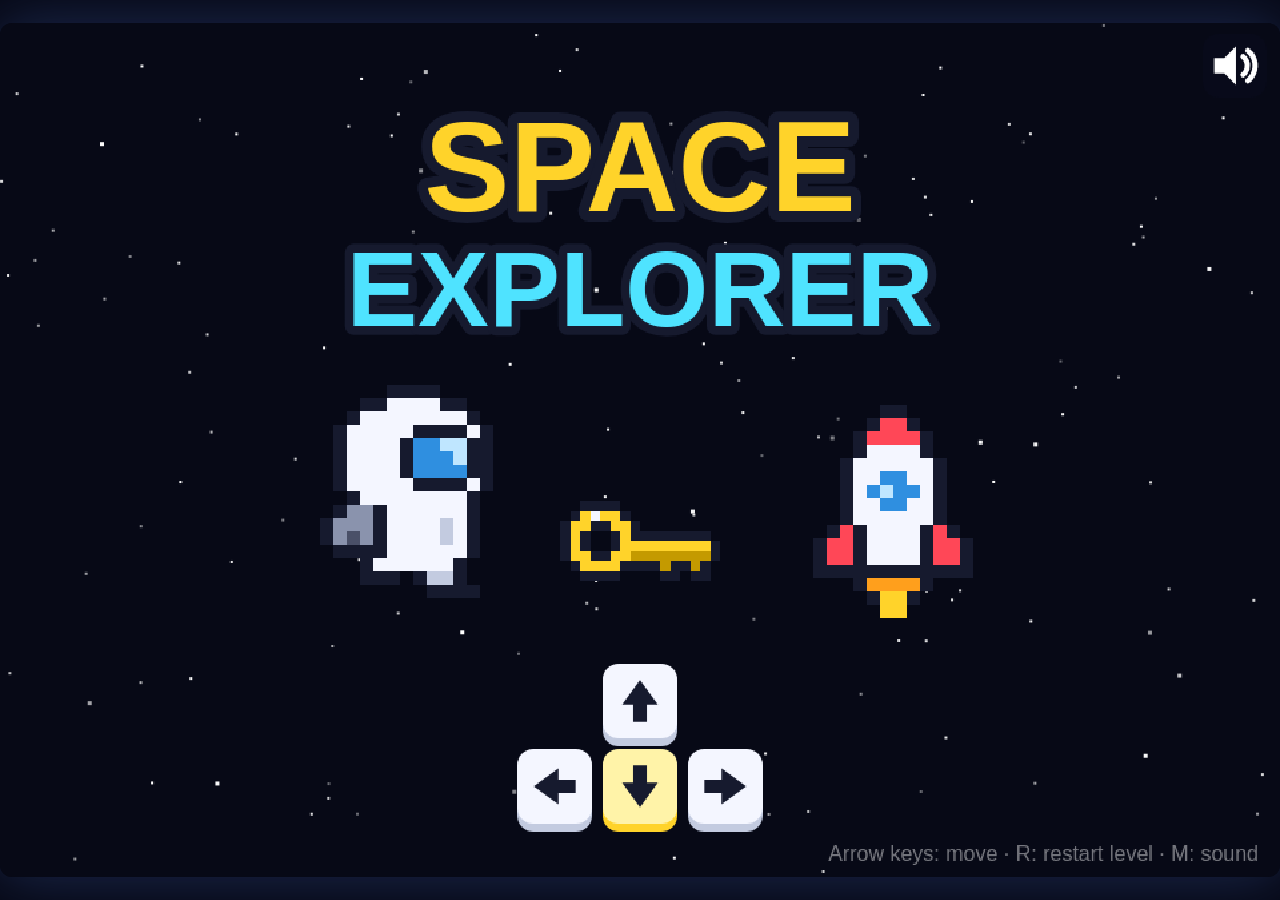
<file: index.html>
<!DOCTYPE html>
<html lang="en">
<head>
  <meta charset="utf-8">
  <meta name="viewport" content="width=device-width, initial-scale=1, maximum-scale=1, user-scalable=no, viewport-fit=cover">
  <title>Space Explorer</title>
  <!-- Home-screen app on iPad / phones: full screen, own icon, works offline (see sw.js) -->
  <meta name="apple-mobile-web-app-capable" content="yes">
  <meta name="mobile-web-app-capable" content="yes">
  <meta name="apple-mobile-web-app-status-bar-style" content="black-translucent">
  <meta name="apple-mobile-web-app-title" content="Space Explorer">
  <meta name="theme-color" content="#070916">
  <link rel="manifest" href="manifest.webmanifest">
  <link rel="apple-touch-icon" href="icons/icon-180.png">
  <link rel="icon" type="image/png" href="icons/icon-180.png">
  <link rel="stylesheet" href="css/style.css">
</head>
<body>
  <canvas id="game" width="960" height="640"></canvas>

  <!-- Touch controls: only shown on touch screens (see css/style.css and js/touch.js).
       js/touch.js places them: a bar below the game on iPads, side columns on phones.
       The HUD canvas holds the home / sound / restart buttons and the level badge. -->
  <div id="controls" aria-hidden="true">
    <canvas id="hud"></canvas>
    <button id="action" type="button"></button>
    <!-- Round arrow pad: one base with four wedges and a hub that leans the way you press. -->
    <div id="dpad">
      <svg viewBox="0 0 200 200">
        <circle class="pad-shadow" cx="100" cy="104" r="95"/>
        <circle class="pad-base" cx="100" cy="100" r="95"/>
        <!-- The four wedges are filled in by js/touch.js (same shape, rotated). -->
        <g class="wedges"></g>
        <g class="hub">
          <circle class="hub-shadow" cx="100" cy="103" r="26"/>
          <circle class="hub-top" cx="100" cy="100" r="26"/>
          <circle class="hub-dot" cx="100" cy="100" r="9"/>
        </g>
        <circle class="pad-hit" cx="100" cy="100" r="99"/>
      </svg>
    </div>
  </div>

  <!-- Classic scripts (not ES modules) so the game runs straight from file:// -->
  <script src="js/sprites.js"></script>
  <script src="js/audio.js"></script>
  <script src="js/input.js"></script>
  <script src="js/levels.js"></script>
  <script src="js/rules.js"></script>
  <script src="js/game.js"></script>
  <script src="js/render.js"></script>
  <script src="js/main.js"></script>
  <script src="js/touch.js"></script>
  <script>
    // Offline support. Only on a web address: double-clicking index.html (file://) needs none.
    if ('serviceWorker' in navigator && location.protocol.startsWith('http') && !/^(localhost|127\.0\.0\.1)$/.test(location.hostname)) {
      navigator.serviceWorker.register('sw.js');
    }
  </script>
</body>
</html>
</file>
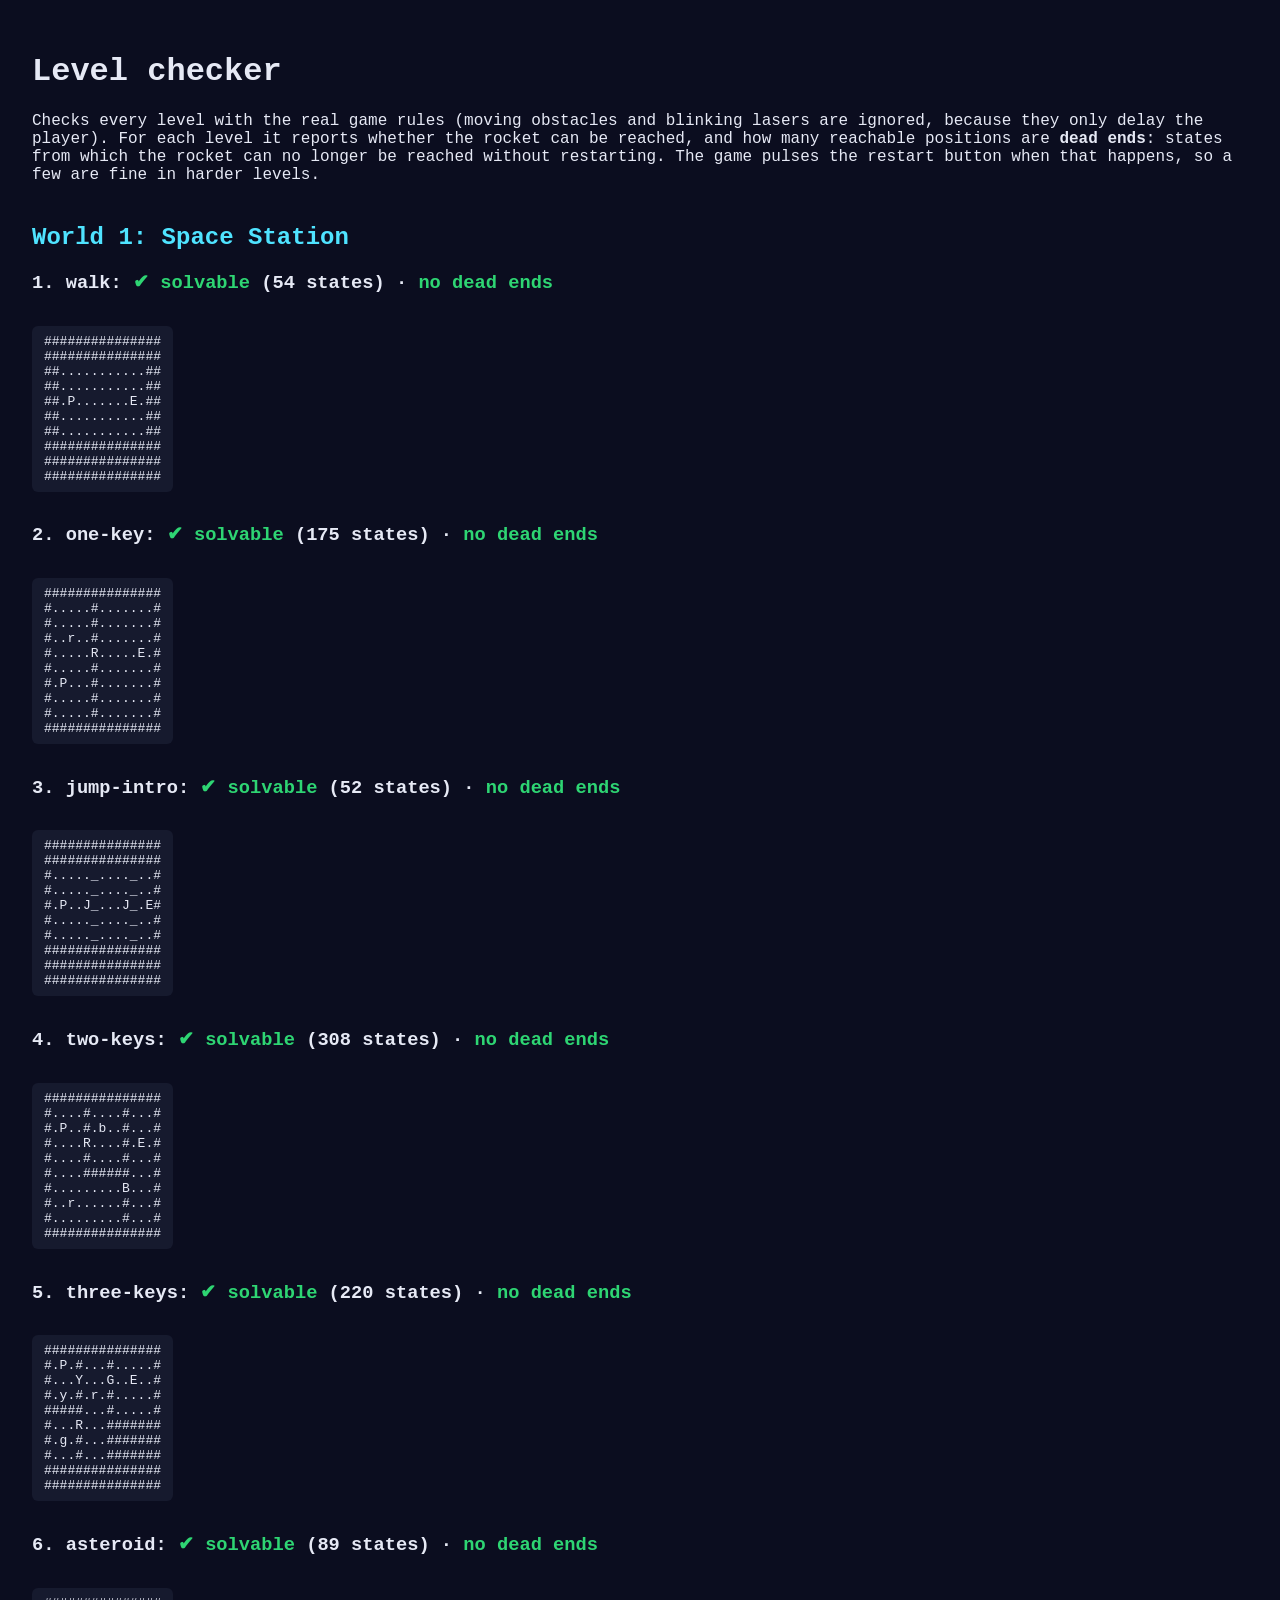
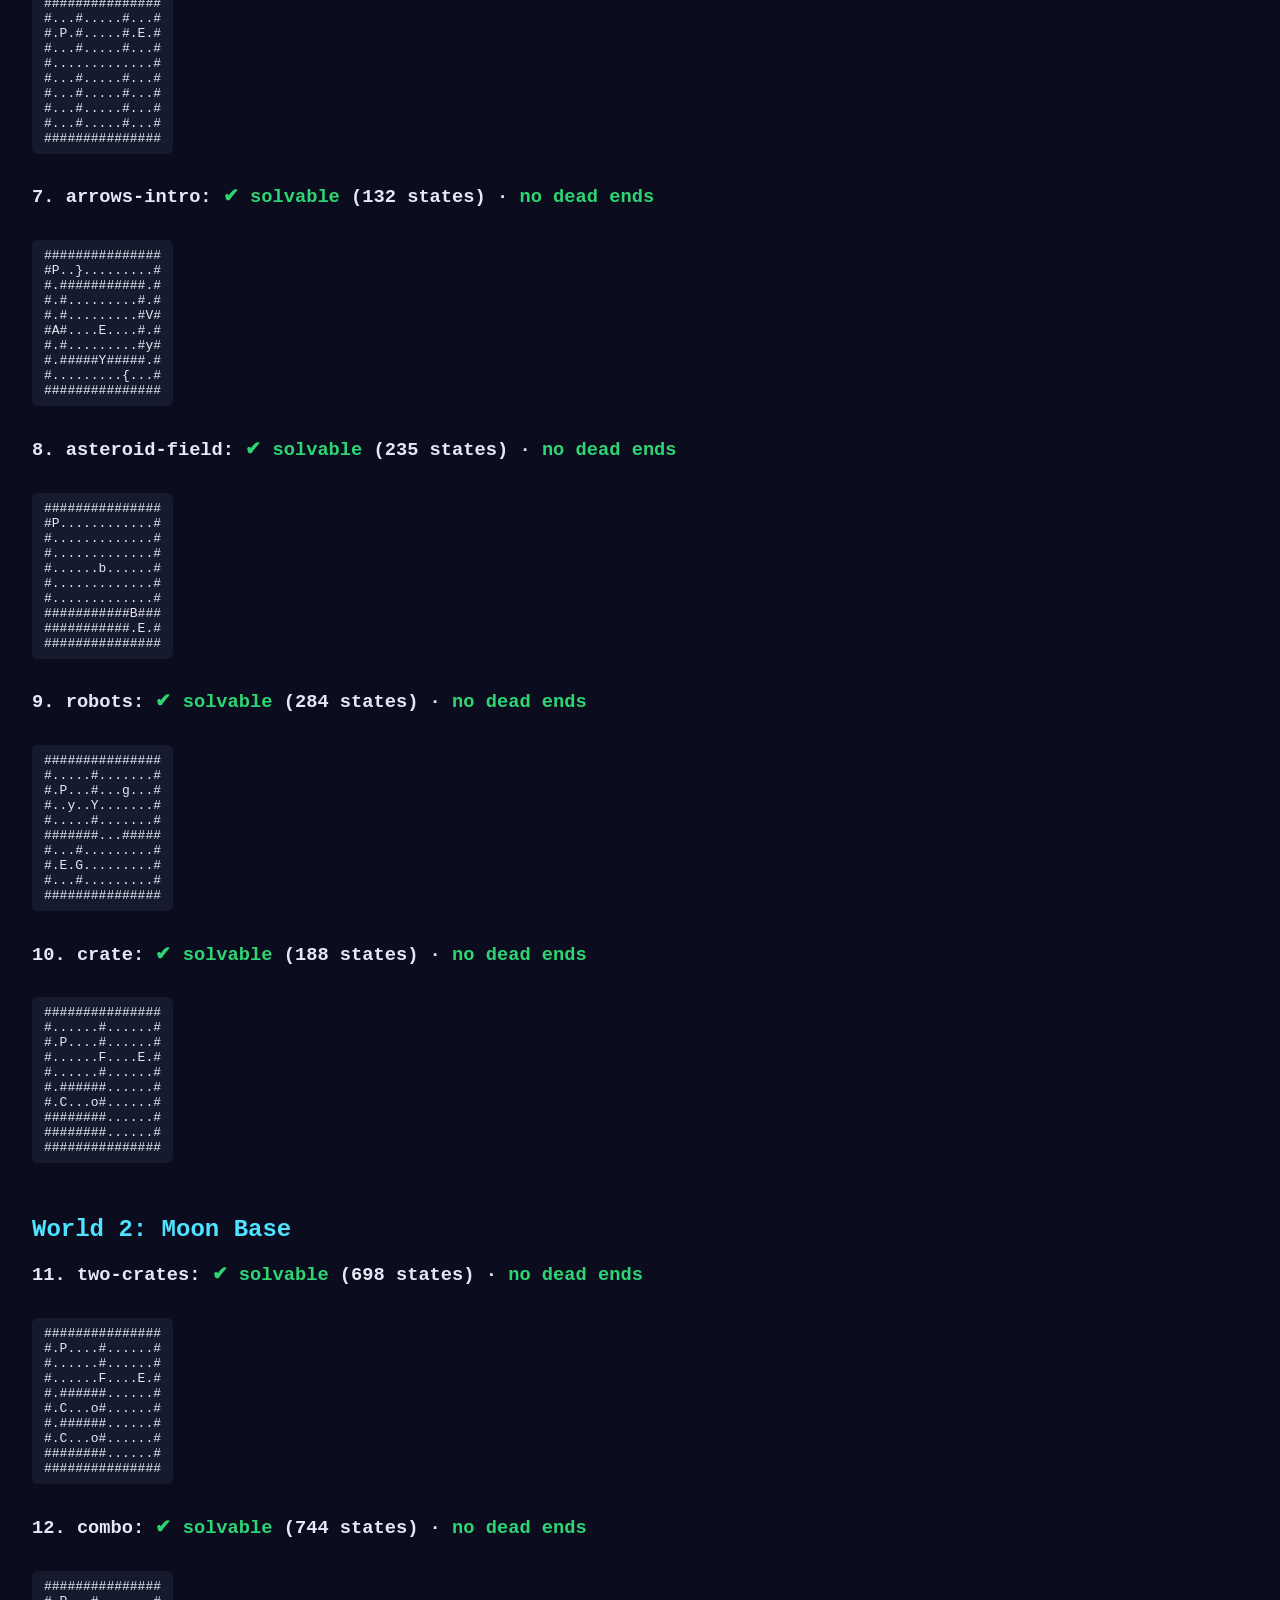
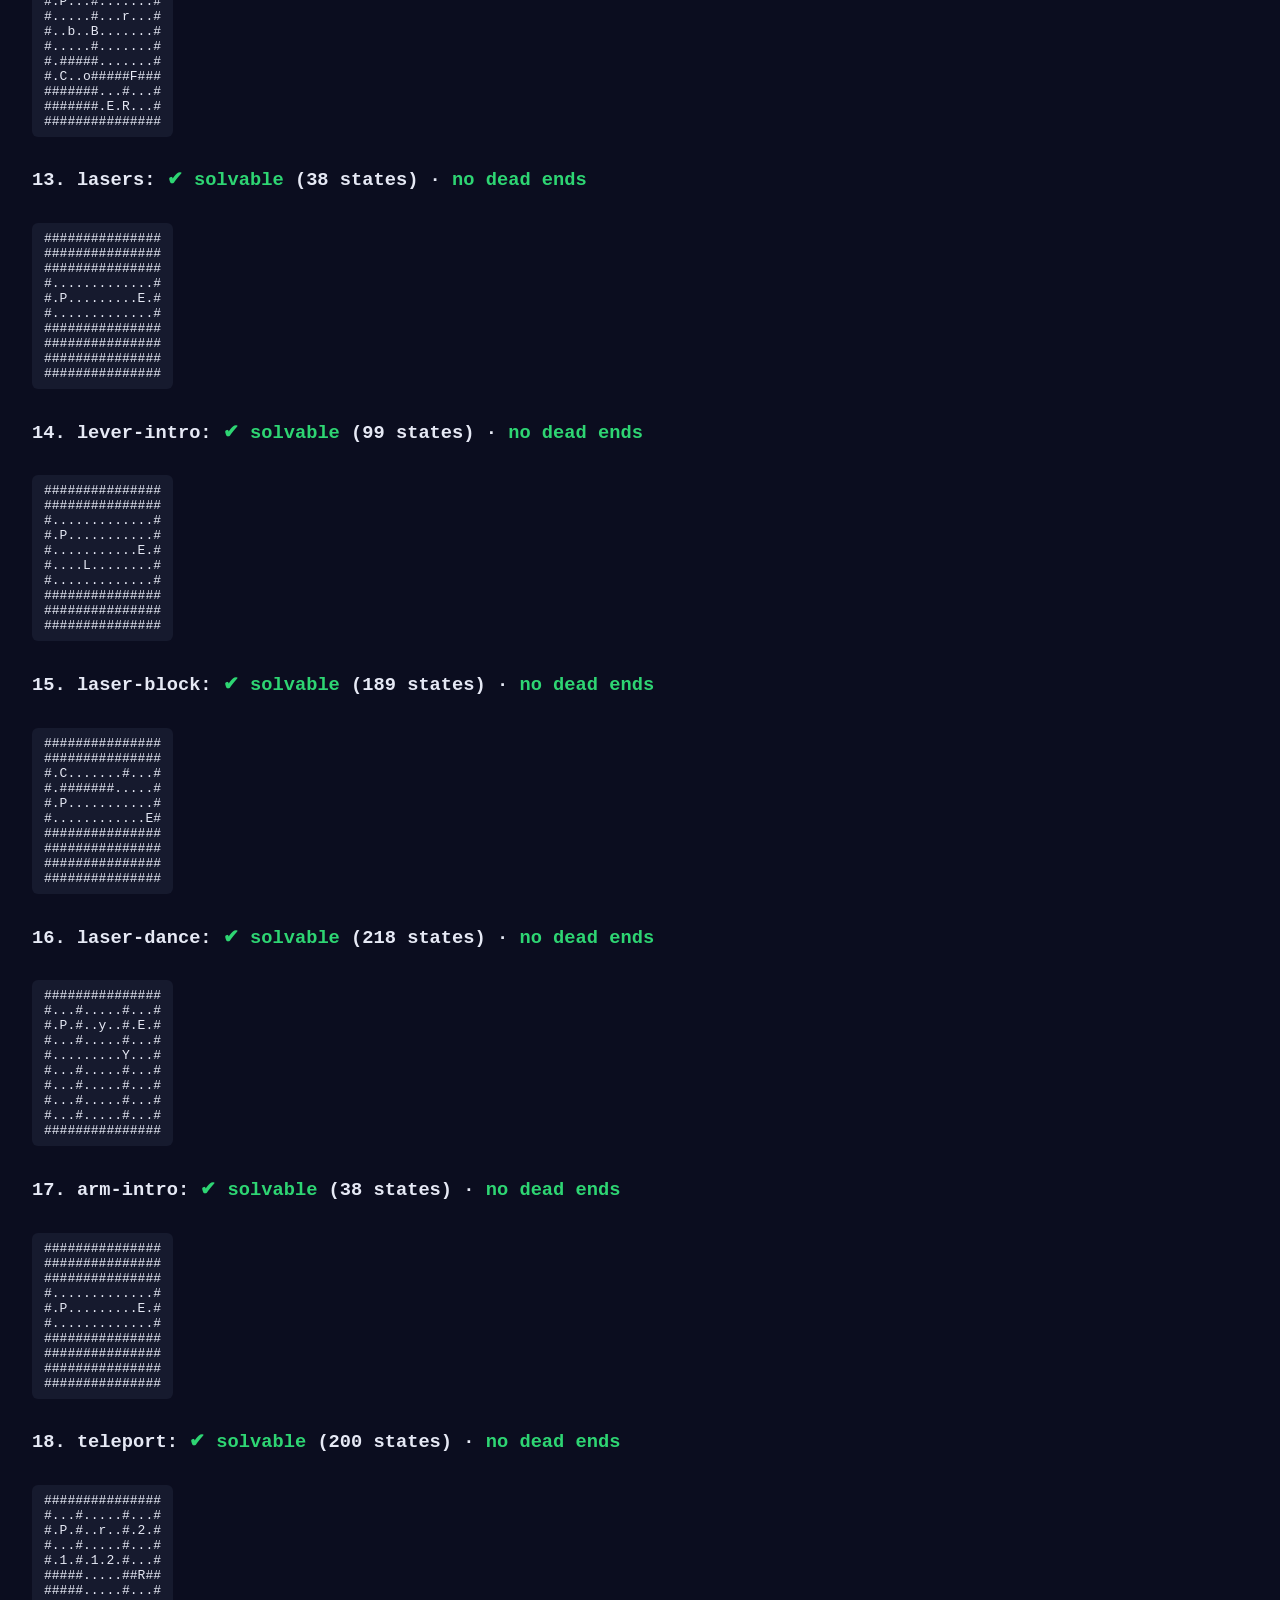
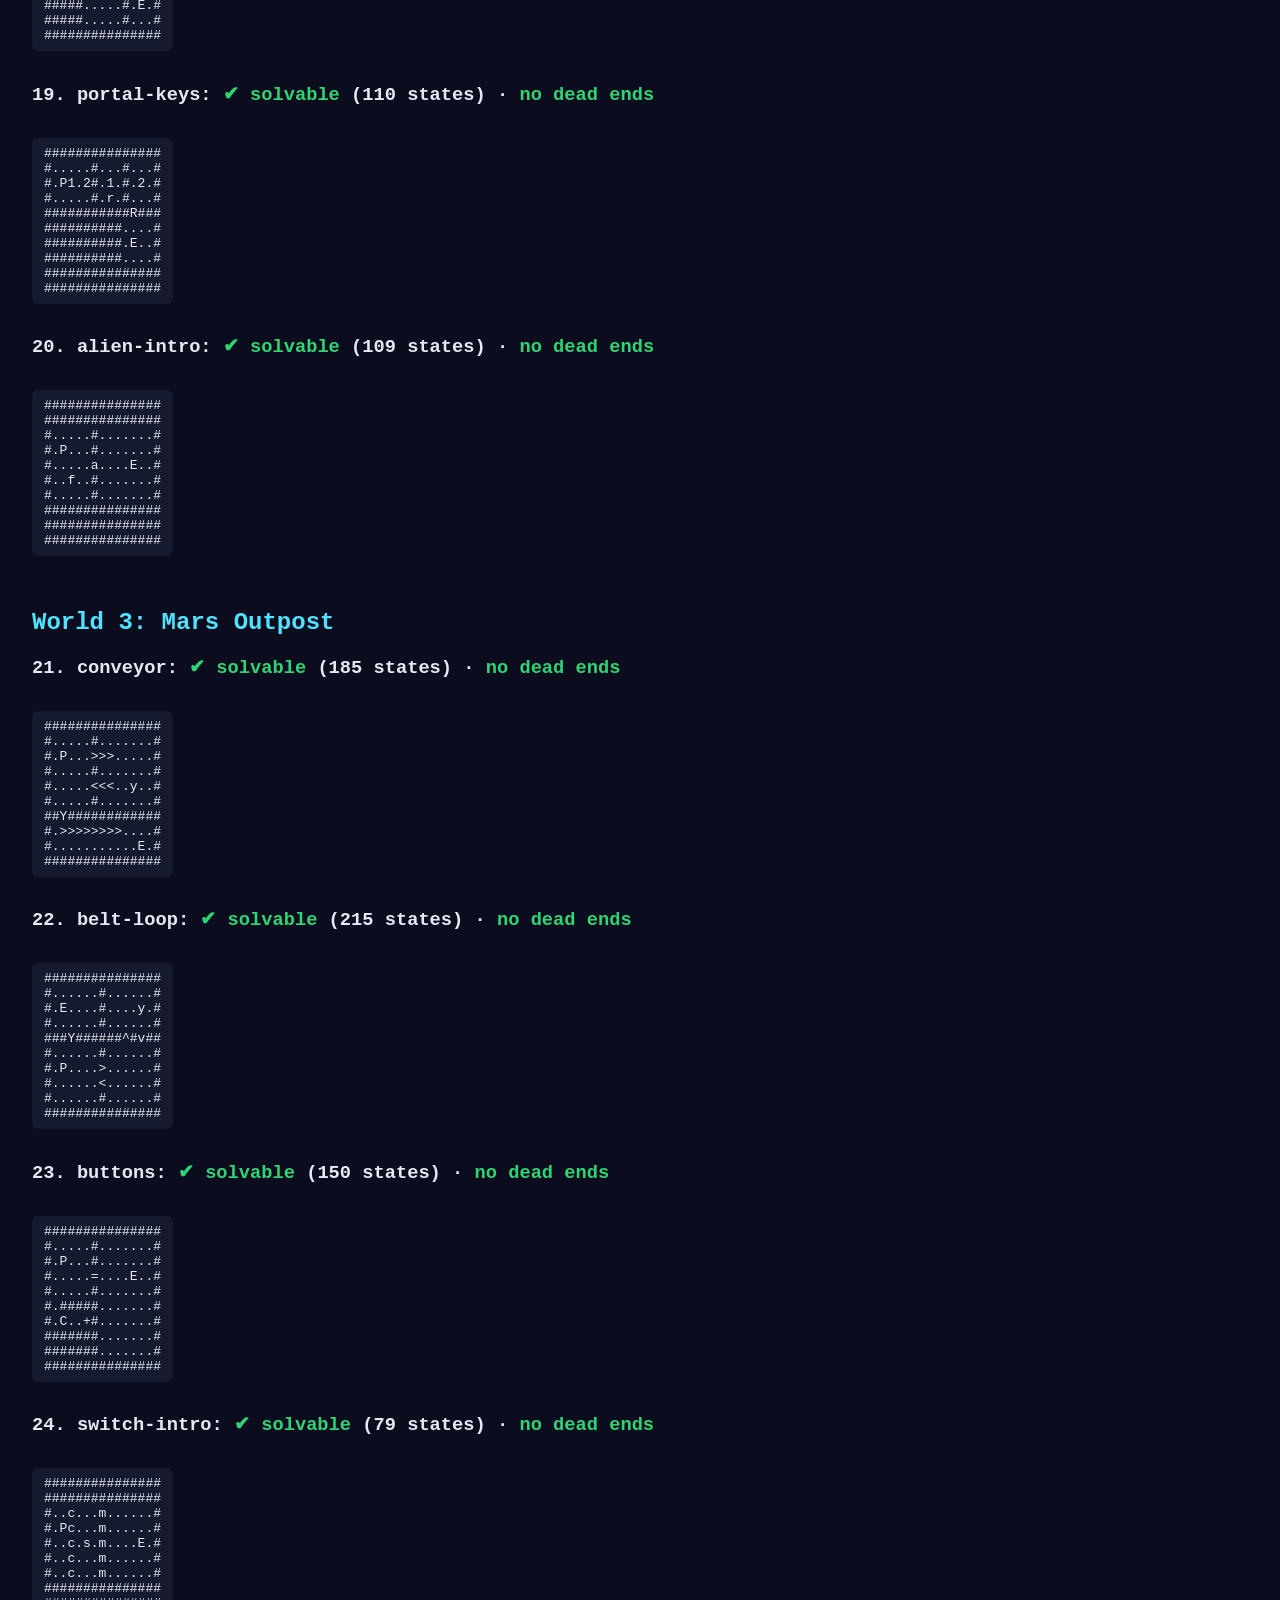
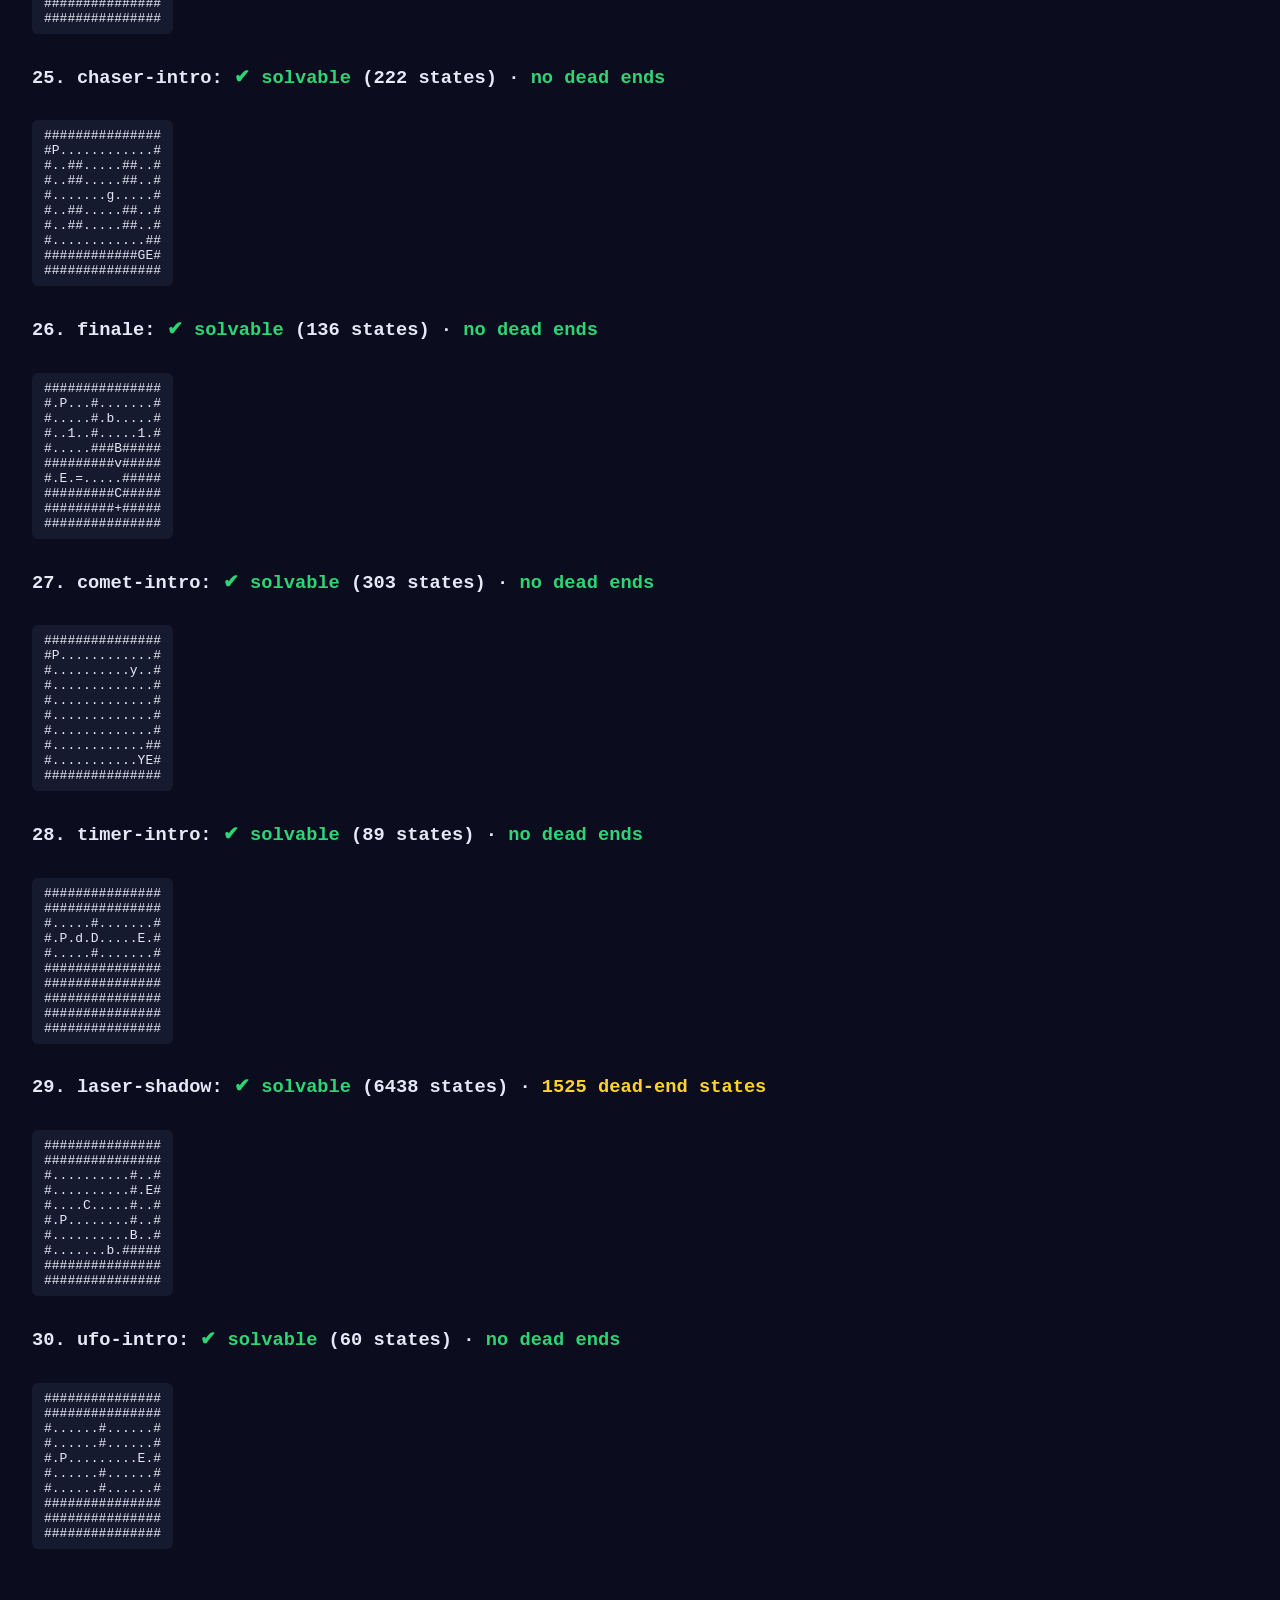
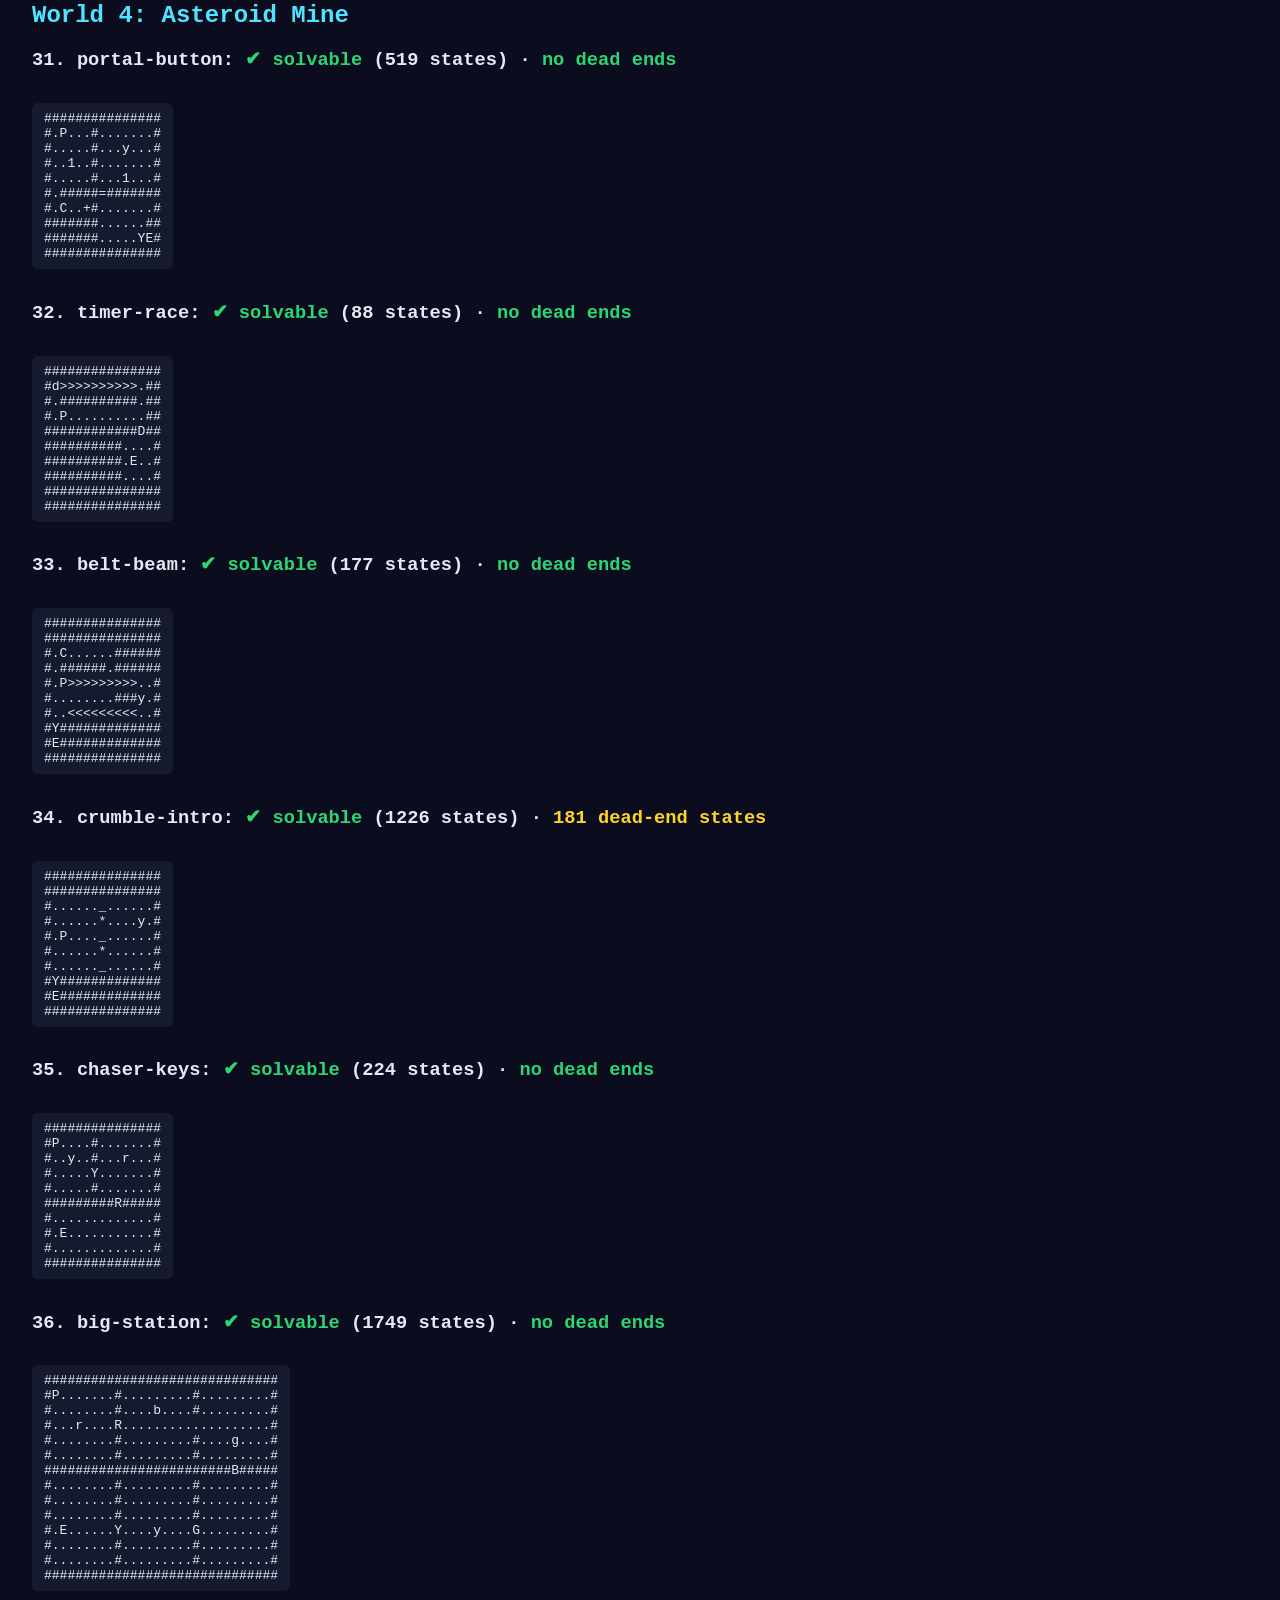
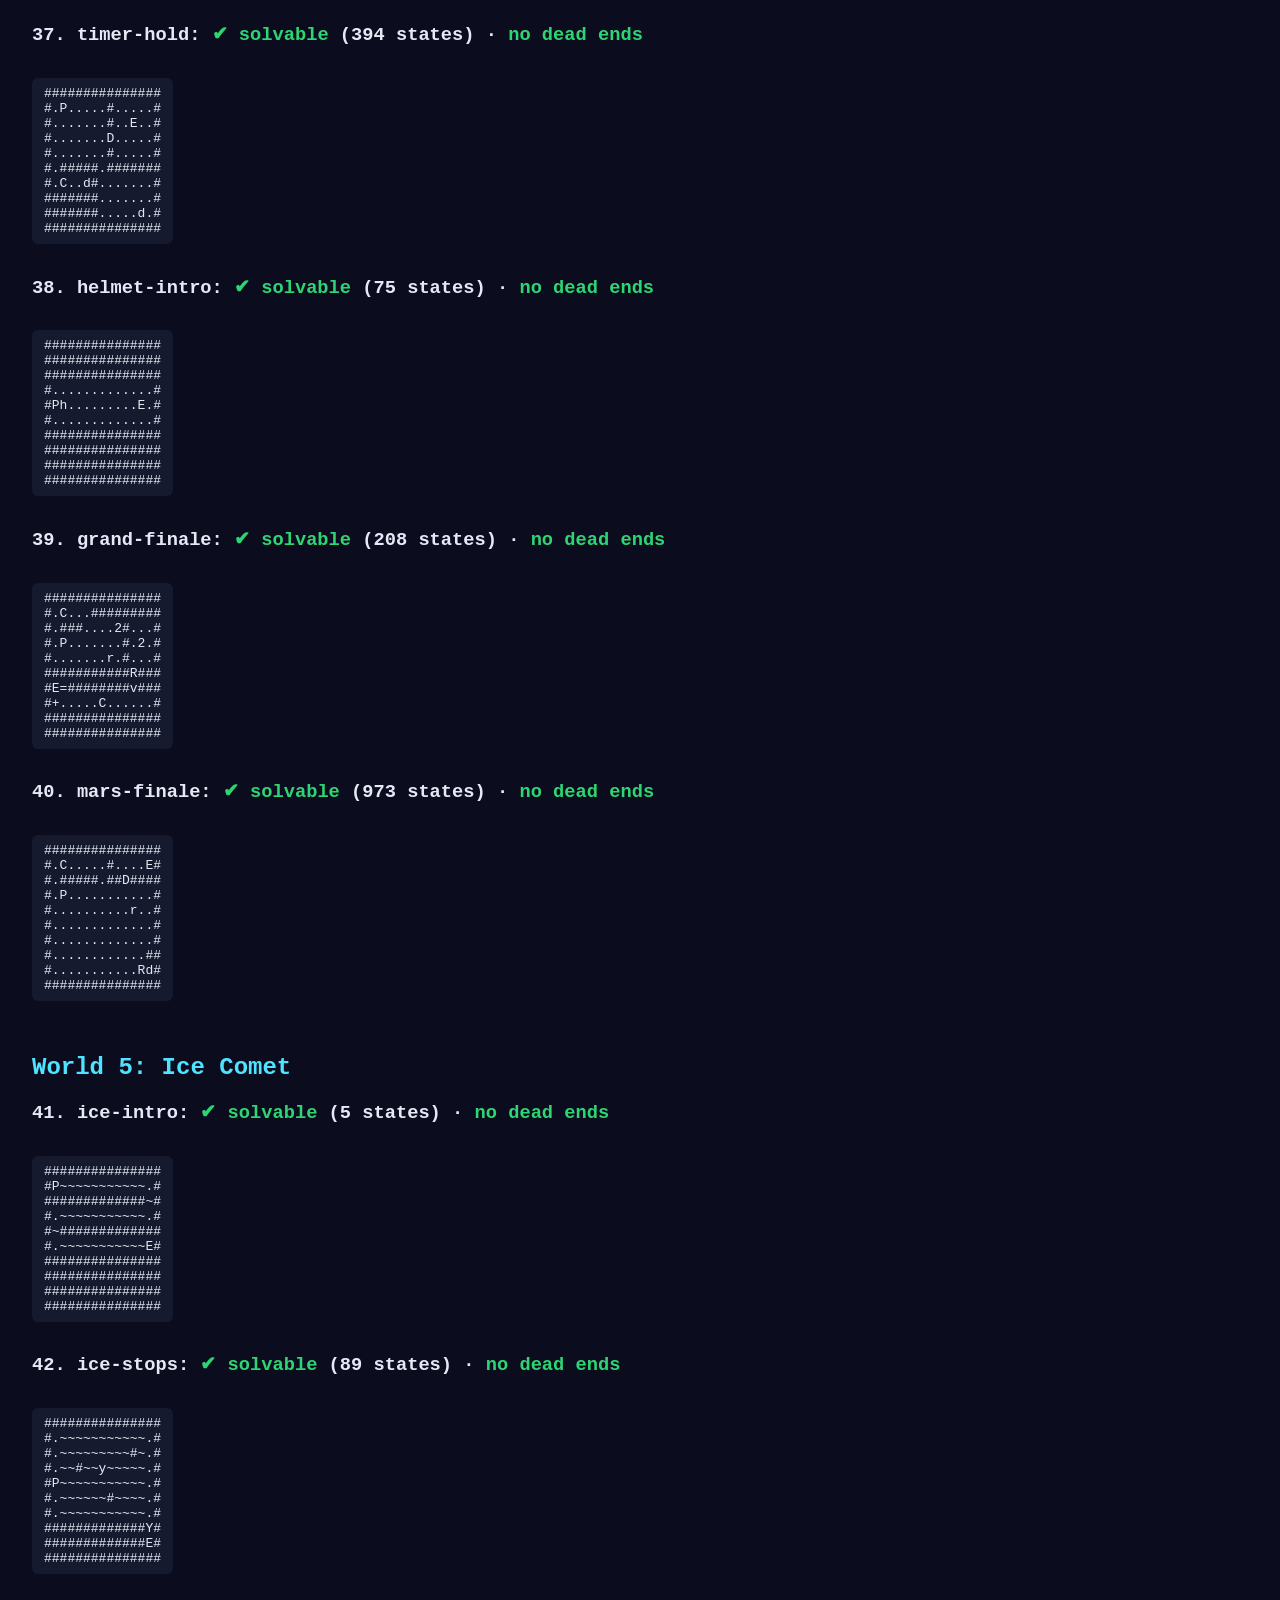
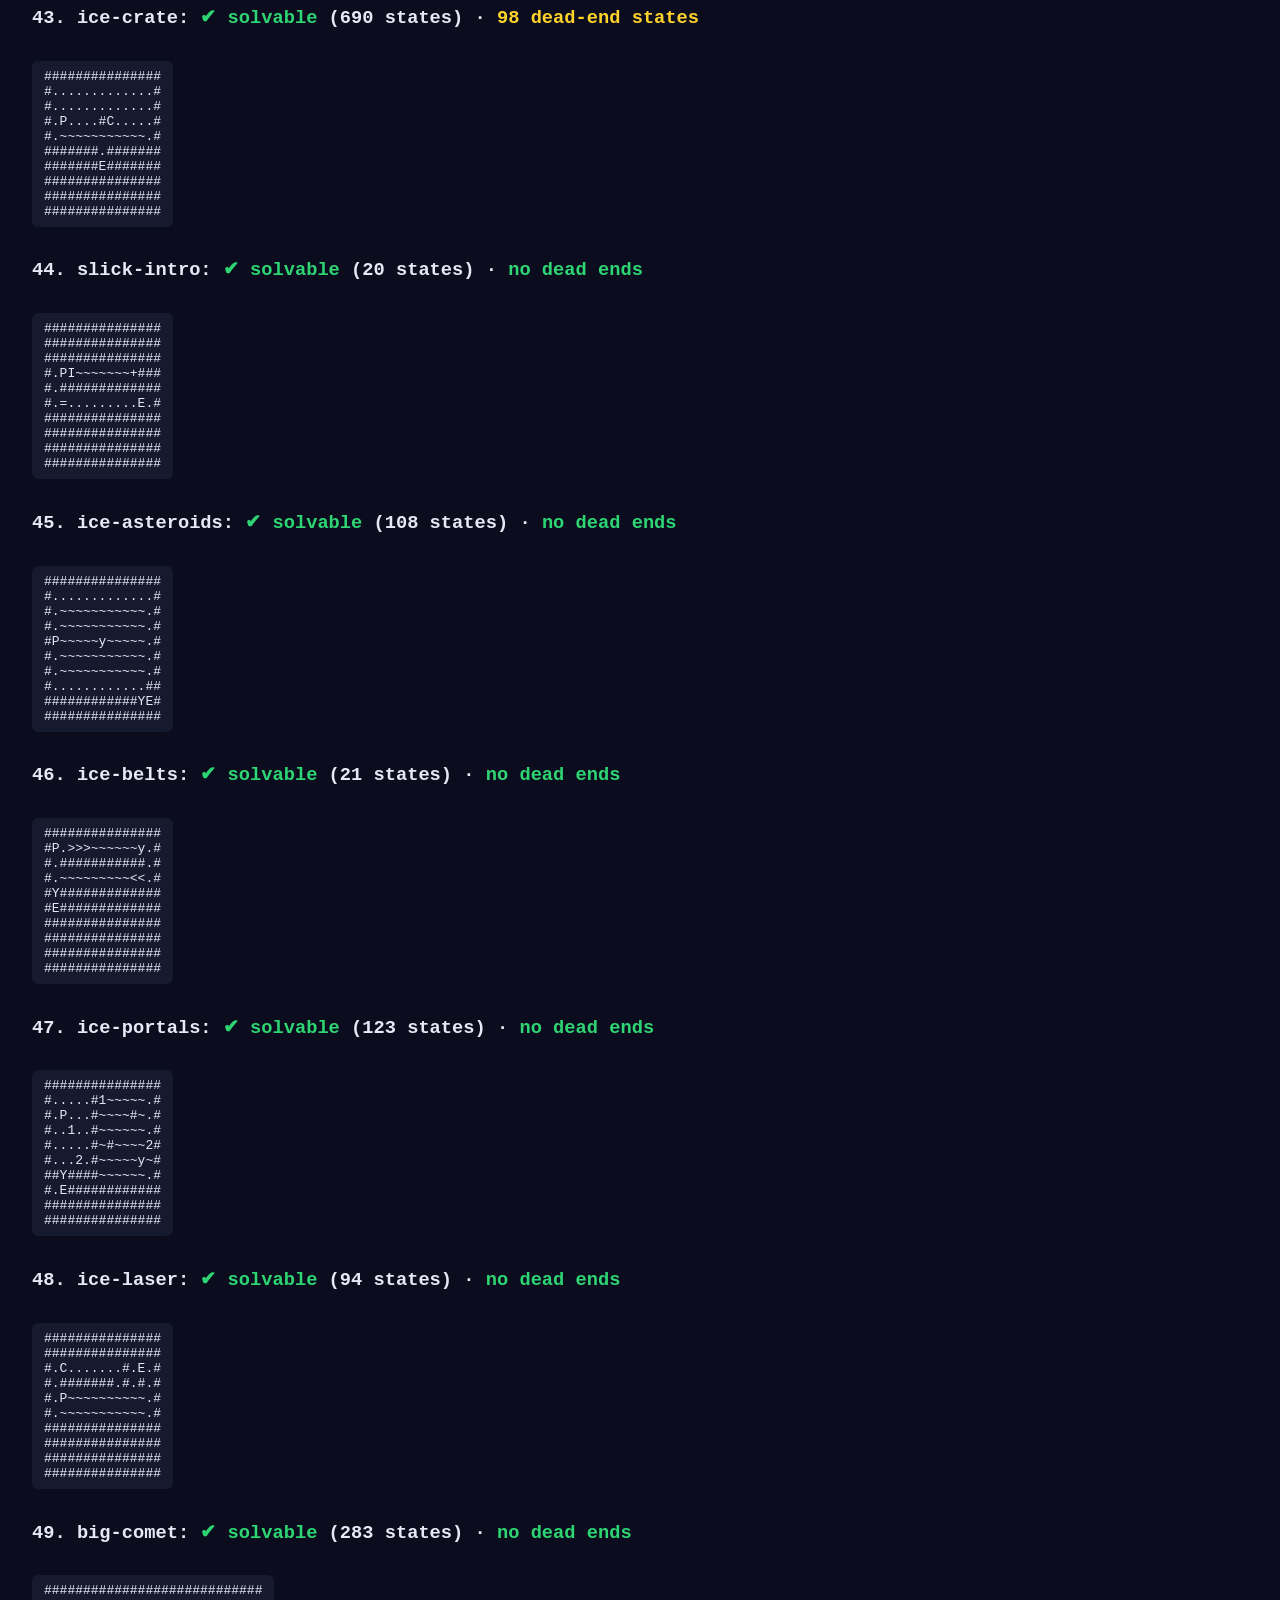
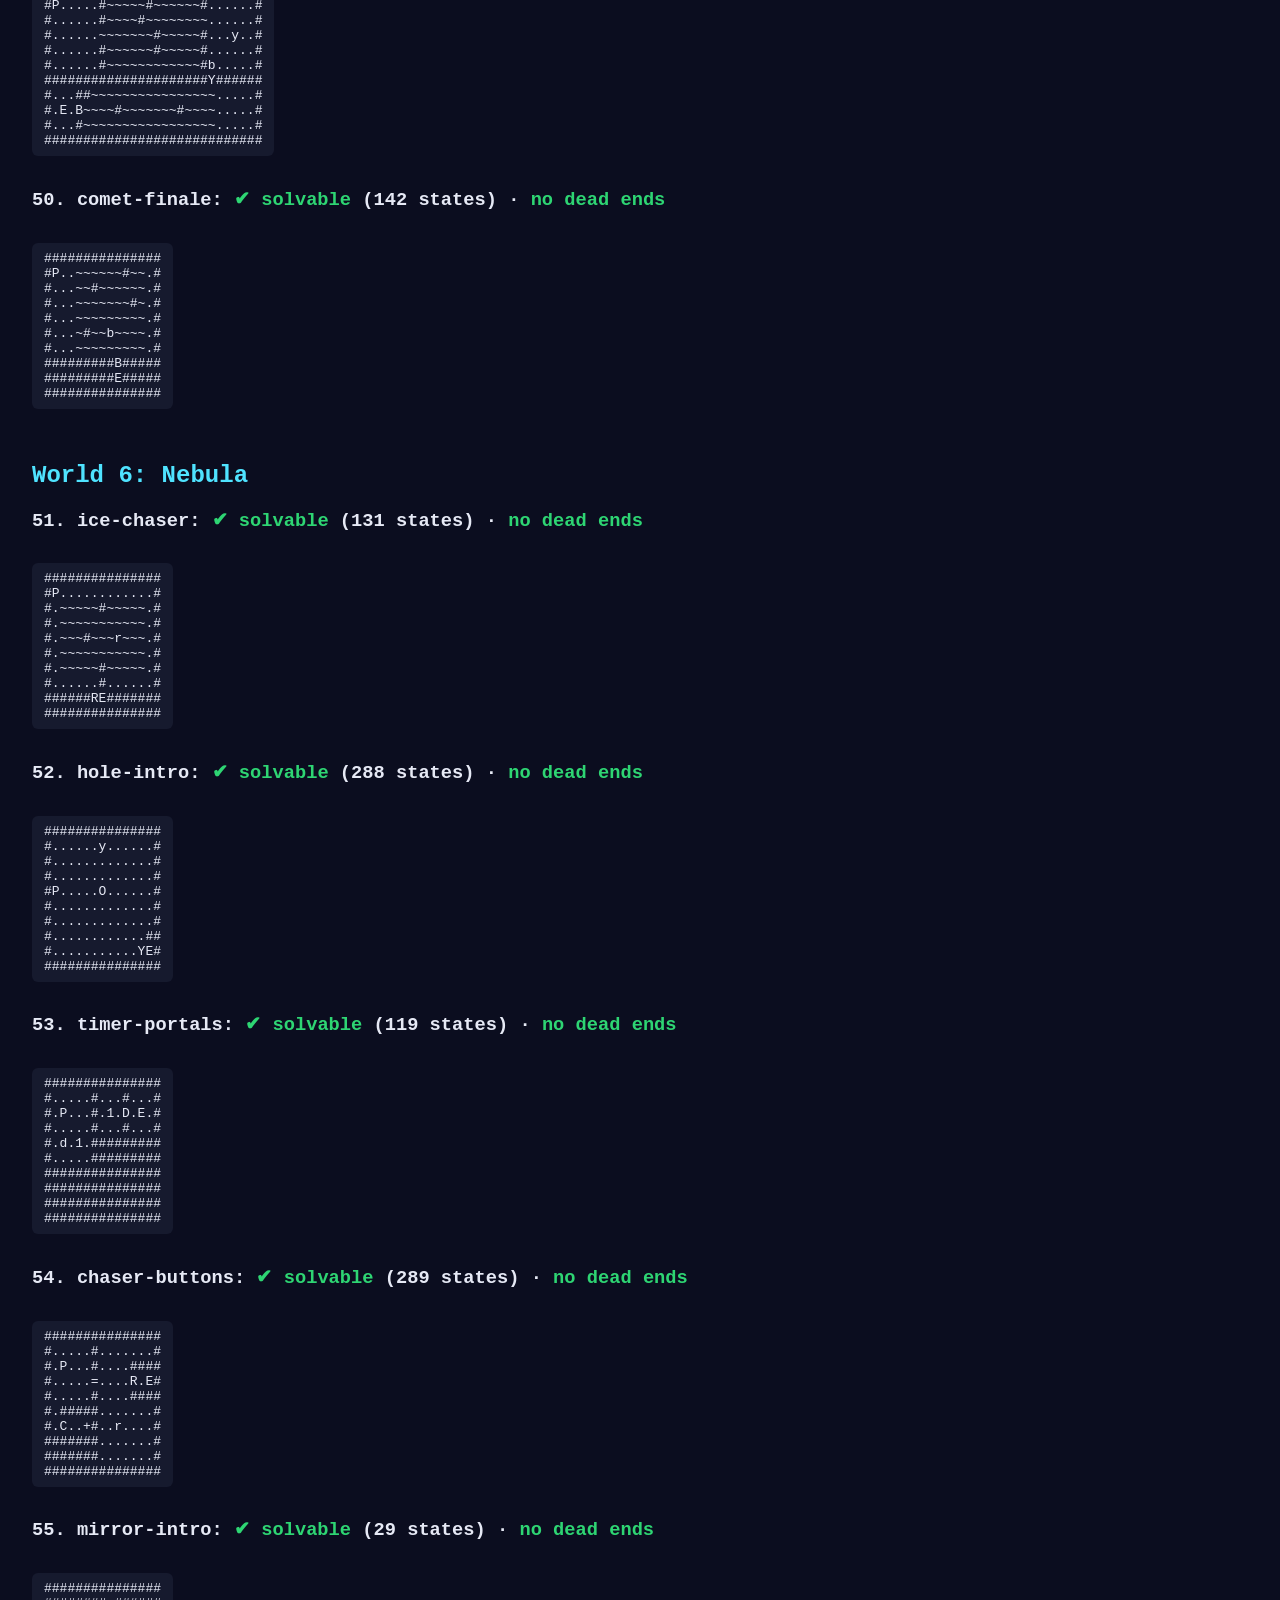
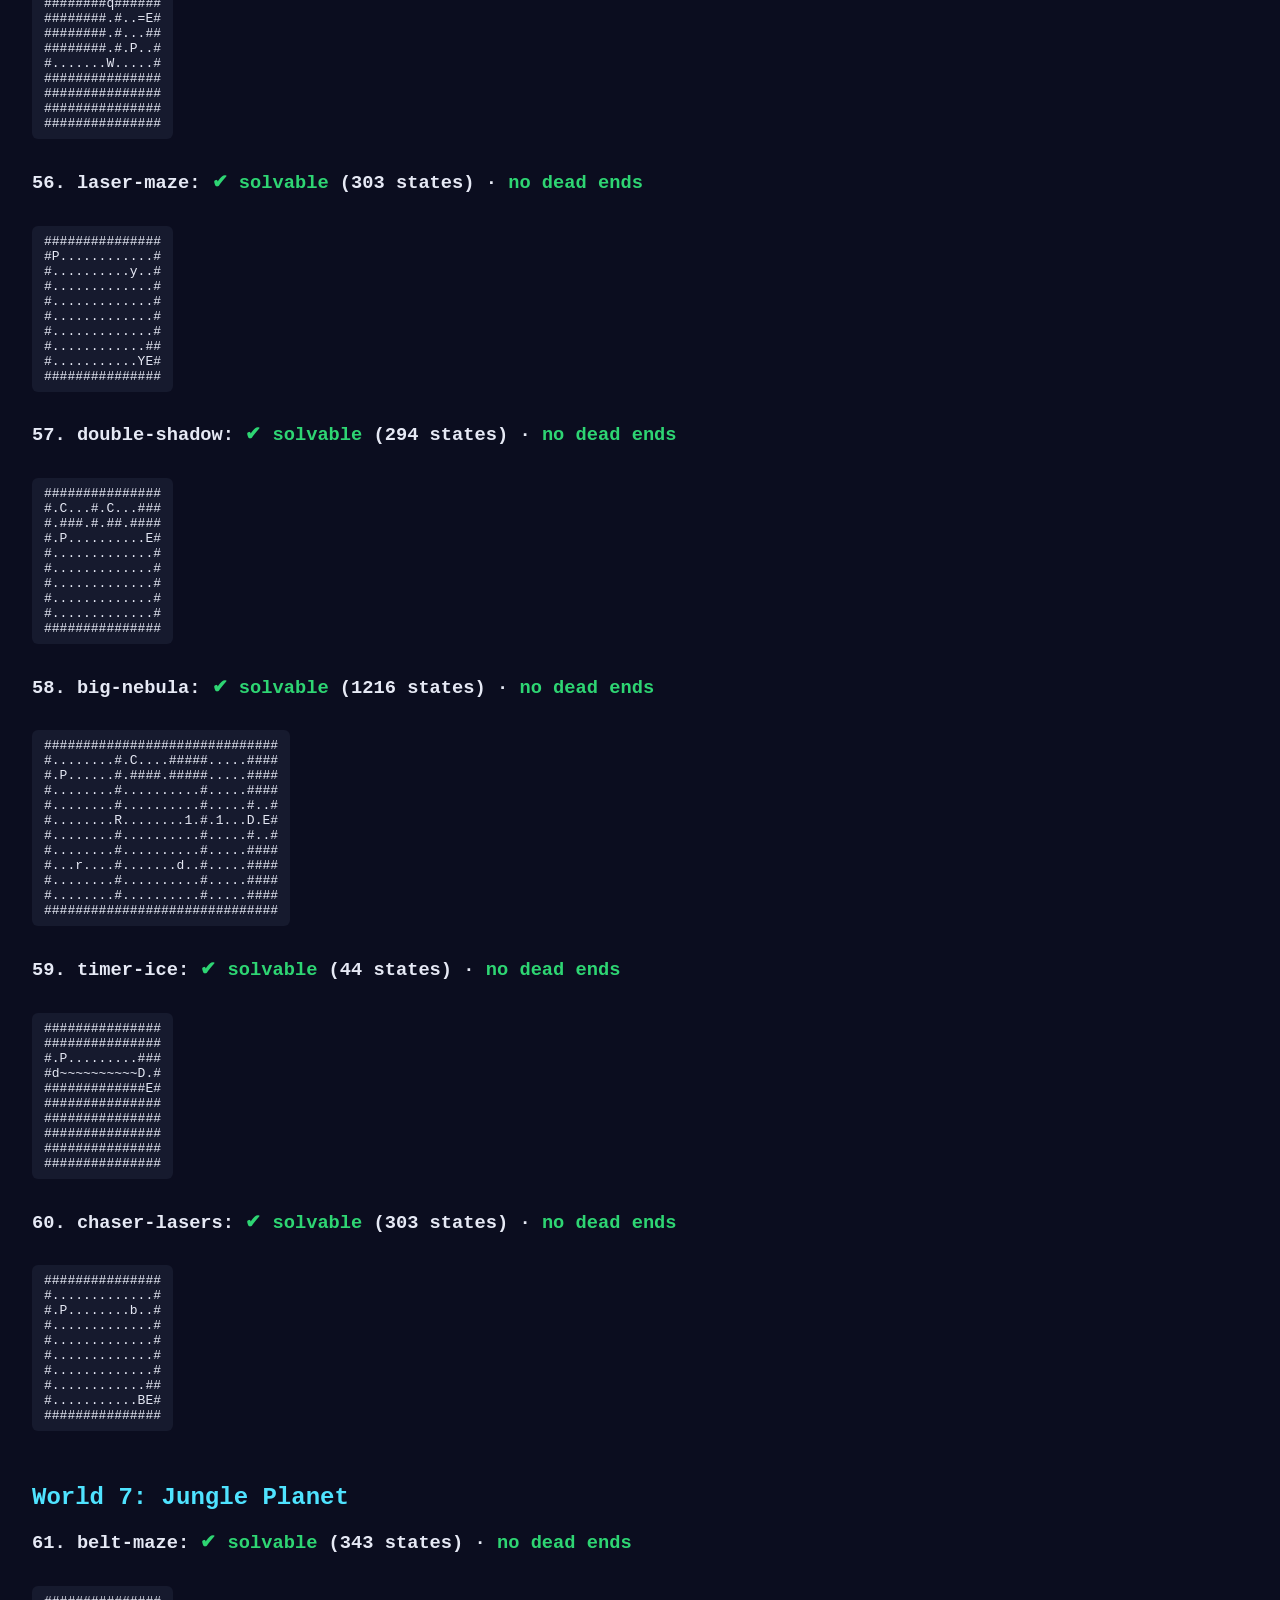
<file: tools/check-levels.html>
<!DOCTYPE html>
<html lang="en">
<head>
  <meta charset="utf-8">
  <title>Level Checker</title>
  <style>
    body { font-family: ui-monospace, Menlo, monospace; background: #0b0d1f; color: #e6e9f5; padding: 24px; }
    .ok { color: #2ed573; }
    .warn { color: #ffd32a; }
    .bad { color: #ff4757; }
    pre { background: #161a2e; padding: 8px 12px; border-radius: 6px; display: inline-block; }
    h2 { margin-top: 40px; color: #4fe3ff; }
  </style>
</head>
<body>
  <h1>Level checker</h1>
  <p>Checks every level with the real game rules (moving obstacles and blinking lasers are ignored, because they
    only delay the player). For each level it reports whether the rocket can be reached, and how many reachable
    positions are <b>dead ends</b>: states from which the rocket can no longer be reached without restarting.
    The game pulses the restart button when that happens, so a few are fine in harder levels.</p>
  <div id="out"></div>

  <script src="../js/levels.js"></script>
  <script src="../js/rules.js"></script>
  <script>
    const out = document.getElementById('out');
    const R = Game.Rules;

    // Build the whole reachable state graph once, then walk backwards from winning moves.
    function analyse(level) {
      const s0 = R.parse(level);
      const ids = new Map([[R.stateKey(s0), 0]]);
      const worlds = [s0];
      const rev = [[]];
      const good = [];
      for (let i = 0; i < worlds.length; i++) {
        const w = worlds[i];
        for (const { w: n, res } of R.successors(w)) {   // moves and mirror turns
          if (res.events.some(e => e.type === 'exit')) { good[i] = true; continue; }
          const k = R.stateKey(n);
          let id = ids.get(k);
          if (id === undefined) {
            if (worlds.length > 500000) return { states: worlds.length, capped: true };
            id = worlds.length; ids.set(k, id); worlds.push(n); rev.push([]);
          }
          rev[id].push(i);
        }
        worlds[i] = null;
      }
      const queue = [];
      good.forEach((g, i) => { if (g) queue.push(i); });
      while (queue.length) {
        const j = queue.pop();
        for (const p of rev[j]) if (!good[p]) { good[p] = true; queue.push(p); }
      }
      let dead = 0;
      for (let i = 0; i < worlds.length; i++) if (!good[i]) dead++;
      return { states: worlds.length, solvable: !!good[0], dead };
    }

    let i = 0;
    function next() {
      if (i >= Game.Levels.length) return;
      const level = Game.Levels[i];
      if (i % 10 === 0) out.insertAdjacentHTML('beforeend', `<h2>World ${i / 10 + 1}: ${Game.WorldNames[i / 10] || ''}</h2>`);
      let html;
      try {
        const r = analyse(level);
        if (r.capped) html = `<span class="warn">? too many states to check (${r.states}+)</span>`;
        else if (!r.solvable) html = '<span class="bad">✘ NOT solvable</span>';
        else html = `<span class="ok">✔ solvable</span> (${r.states} states) · ` +
          (r.dead ? `<span class="warn">${r.dead} dead-end states</span>` : '<span class="ok">no dead ends</span>');
      } catch (e) {
        html = `<span class="bad">✘ error: ${e.message}</span>`;
      }
      out.insertAdjacentHTML('beforeend', `<h3>${i + 1}. ${level.id}: ${html}</h3><pre>${level.map.join('\n')}</pre>`);
      i++;
      setTimeout(next, 0); // keep the page responsive while checking
    }
    next();
  </script>
</body>
</html>
</file>
<file: css/style.css>
html, body {
  margin: 0;
  height: 100%;
  background: #070916;
  overflow: hidden;
}

body {
  display: flex;
  align-items: center;
  justify-content: center;
}

#game {
  /* Keep the 3:2 aspect ratio and fill as much of the window as possible */
  width: min(100vw, 150vh);
  height: min(100vh, 66.667vw);
  image-rendering: pixelated;
  image-rendering: crisp-edges;
  border-radius: 12px;
  box-shadow: 0 0 60px rgba(90, 140, 255, 0.25);
  cursor: default;
}

/* ---------- Touch screens (iPad, phones) ----------
   js/touch.js adds the "touch" class and places the game and its controls (see layout() there):
   - data-layout="bar" (iPad landscape): the game on top, a bar below with the buttons and level
     badge. The see-through round pad hangs over the bottom-right corner, sized so it only ever
     covers the level's outer wall.
   - data-layout="sides" (phone landscape): buttons and badge on the left, pad on the right.
   - data-layout="stack" (portrait): the game on top, then the buttons row, then the pad. */
#controls,
#hud {
  display: none;
}

html.touch,
html.touch body {
  position: fixed;
  inset: 0;
  touch-action: none;
  overscroll-behavior: none;
  -webkit-user-select: none;
  user-select: none;
  -webkit-touch-callout: none;
  -webkit-tap-highlight-color: transparent;
}

html.touch body {
  /* The padding keeps clear of notches and the home bar; js/touch.js reads it back. */
  box-sizing: border-box;
  padding: env(safe-area-inset-top, 0px) env(safe-area-inset-right, 0px) env(safe-area-inset-bottom, 0px) env(safe-area-inset-left, 0px);
}

html.touch #game,
html.touch #hud,
html.touch #dpad,
html.touch #action {
  position: fixed;
  margin: 0;
  touch-action: none;
}

html.touch #controls,
html.touch #hud {
  display: block;
}

html.touch #game {
  aspect-ratio: 3 / 2;
}

/* ---------- Round arrow pad ---------- */
#dpad {
  z-index: 2;
  transition: opacity 0.15s;
}

#dpad svg {
  display: block;
  width: 100%;
  height: 100%;
  overflow: visible;
  pointer-events: none; /* only the round .pad-hit circle takes touches, not the square's corners */
}

#dpad .pad-hit {
  fill: transparent;
  pointer-events: auto;
}

/* On iPads the pad sits over the corner of the level, so it's see-through until pressed. */
html[data-layout='bar'] #dpad {
  opacity: 0.6;
}

html[data-layout='bar'] #dpad.active {
  opacity: 0.95;
}

.pad-shadow { fill: #8a93ad; }
.pad-base { fill: #2a3152; stroke: #070916; stroke-width: 4; }
.wedge-edge { fill: #8a93ad; }
.wedge-top { fill: #f4f6ff; stroke: #2a3152; stroke-width: 5; stroke-linejoin: round; }
.wedge-arrow { fill: #161a2e; }
.wedge.down .wedge-top { fill: #ffd32a; }
.wedge.down .wedge-edge { fill: #c49a00; }
.wedge.down .wedge-cap { transform: translateY(3px); } /* in the wedge's own frame: pressed in */

.hub { transition: transform 0.08s ease-out; }
.hub-shadow { fill: #111530; }
.hub-top { fill: #3a4270; stroke: #f4f6ff; stroke-width: 4; }
.hub-dot { fill: #5a6599; }
#dpad[data-dir='ArrowUp'] .hub { transform: translate(0, -9px); }
#dpad[data-dir='ArrowDown'] .hub { transform: translate(0, 9px); }
#dpad[data-dir='ArrowLeft'] .hub { transform: translate(-9px, 0); }
#dpad[data-dir='ArrowRight'] .hub { transform: translate(9px, 0); }

/* Round action button: "go" on the menus, "turn the mirror" next to a mirror. */
#action {
  z-index: 2;
  padding: 0;
  border: 0;
  border-radius: 50%;
  background: #ffd32a;
  box-shadow: 0 6px 0 #c49a00;
  color: #161a2e;
  visibility: hidden;
}

#action.show {
  visibility: visible;
}

#action.down {
  box-shadow: 0 2px 0 #c49a00;
  transform: translateY(4px);
}

#action svg {
  width: 60%;
  height: 60%;
  display: block;
  margin: auto;
  pointer-events: none;
}
</file>
